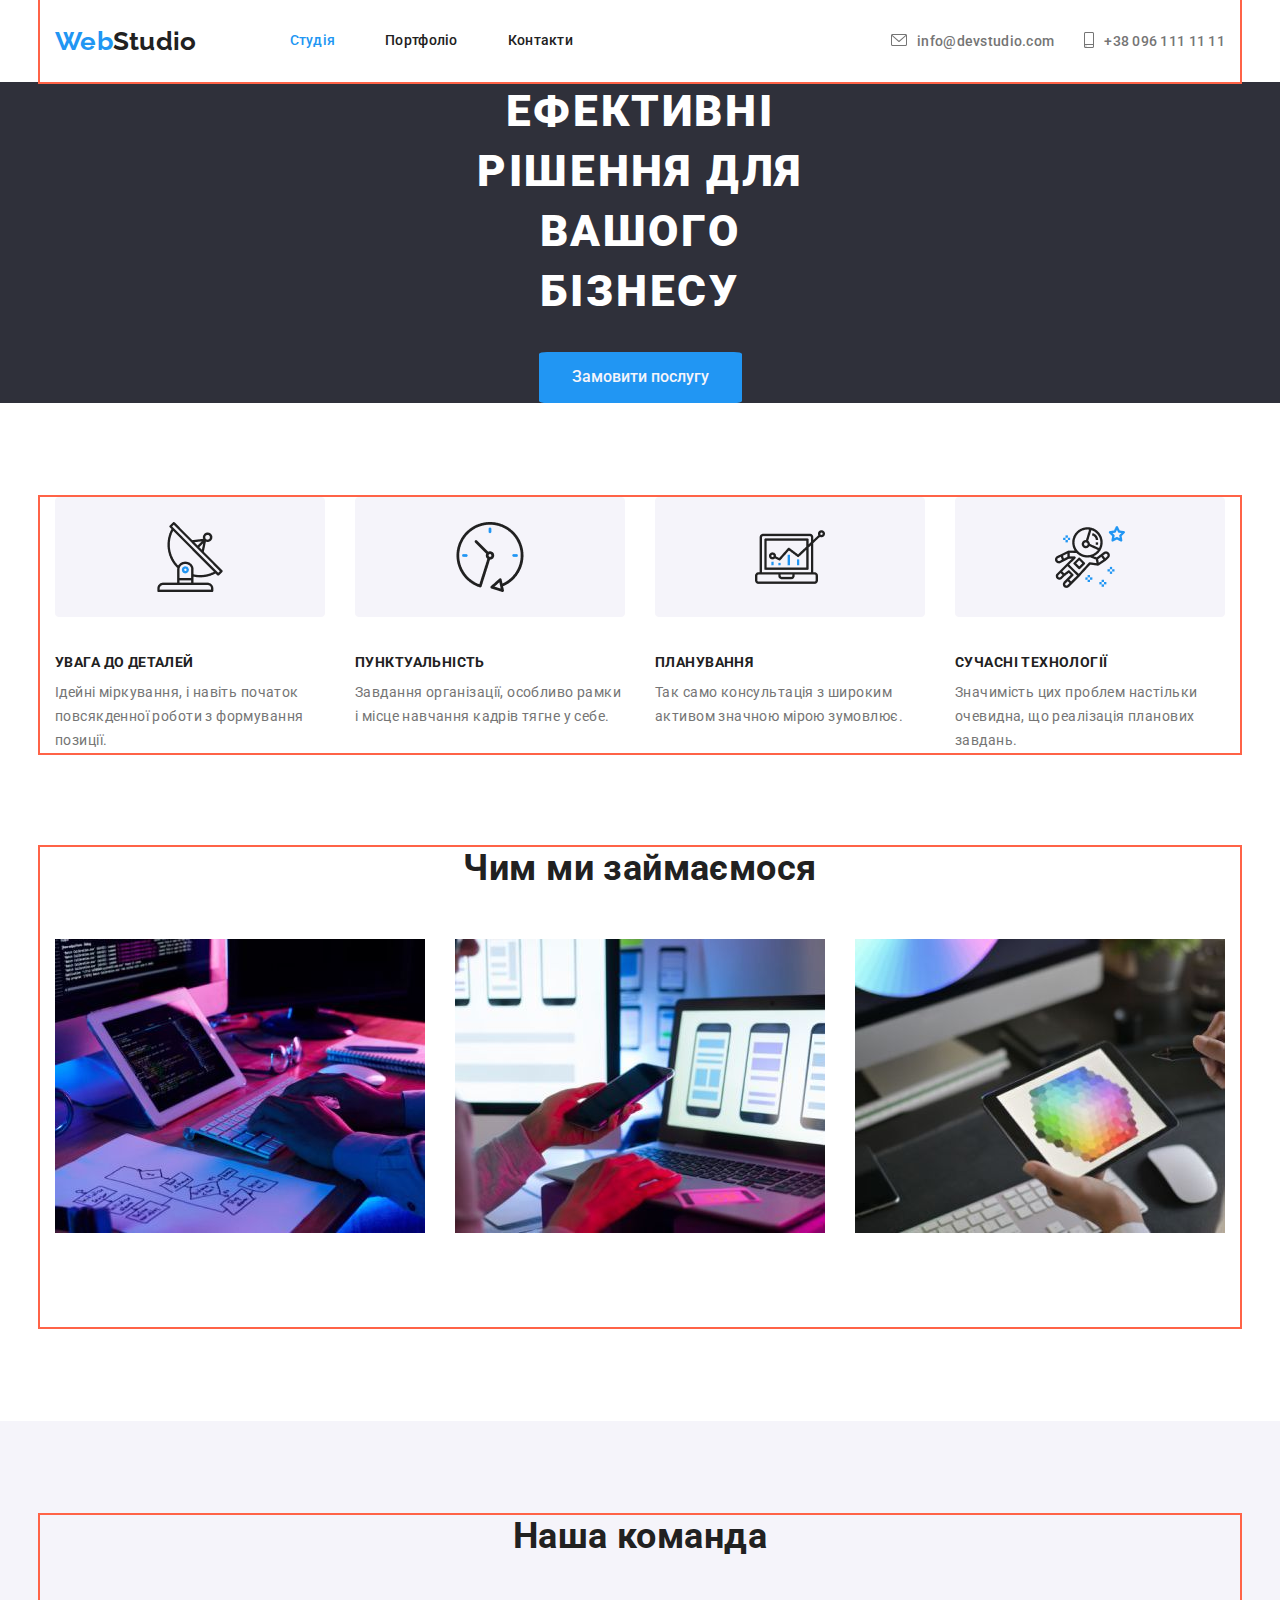
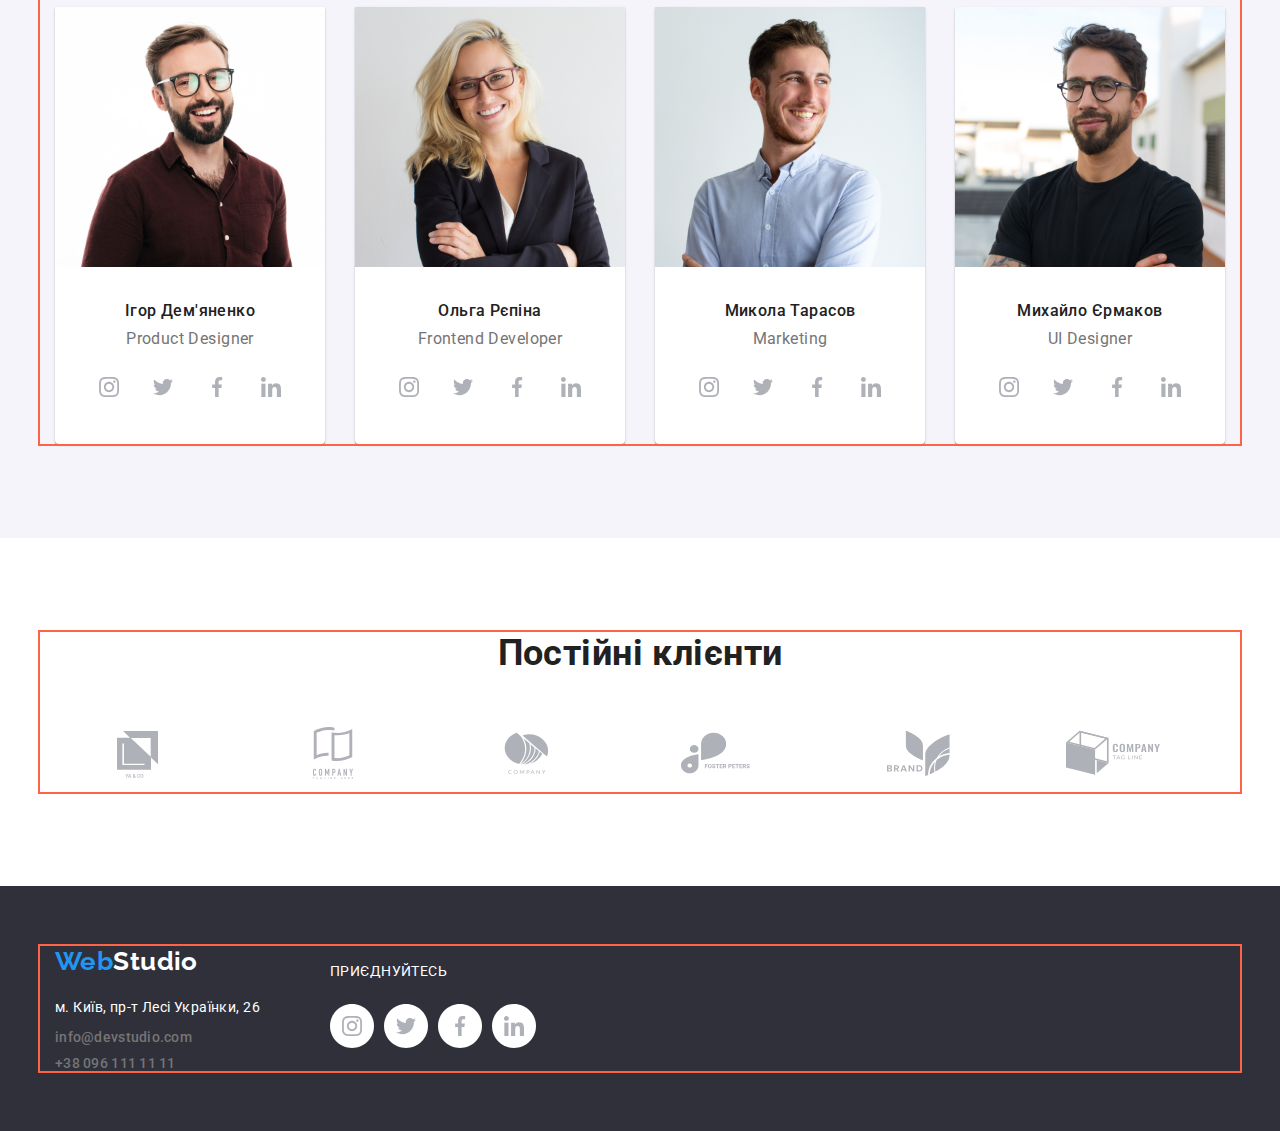
<file: index.html>
<!DOCTYPE html>
<html lang="uk">
<head>
    <meta charset="UTF-8">
    <meta name="viewport" content="width=device-width, initial-scale=1, shrink-to-fit=no">
    <title>Web development studio - WebStudio</title>
    <meta name="description" content="Professional Web development in Kiev from Web Studio - your trustet partners in world of web.">
    <link rel="preconnect" href="https://fonts.googleapis.com">
    <link rel="preconnect" href="https://fonts.gstatic.com" crossorigin>
    <link href="https://fonts.googleapis.com/css2?family=Raleway:ital,wght@0,100..900;1,100..900&family=Roboto:ital,wght@0,100;0,300;0,400;0,500;0,700;0,900;1,100;1,300;1,400;1,500;1,700;1,900&display=swap"
        rel="stylesheet"> 
    <link rel="stylesheet" href="https://cdnjs.cloudflare.com/ajax/libs/modern-normalize/2.0.0/modern-normalize.min.css">      
    <link rel="stylesheet" href="./css/main.css">
</head>
<body>   
    <!--Шапка сайта-->
    <header>
    <div class="container nav-menu">
        <nav>           
            <section class="site-nav">
                <h2 class="visually-hidden">Navigation menu</h2>                                       
                    <a href="./index.html">
                    <p class="logo"><span class="logo-main-color">Web</span>Studio</p>
                    </a>
                <ul class="site-nav">
                    <li class="item"><a class="link current" href="./studio.html">Студія</a></li>
                    <li class="item"><a class="link" href="./portfolio.html">Портфоліо</a></li>
                    <li class="item"><a class="link" href="">Контакти</a></li>
                </ul>
               
            </section>
        </nav>
        <!-- <div class="container"> -->
        <!-- <ul class="contact">
            <li class="item"><a class="link" href="mailto:info@devstudio.com">info@devstudio.com</a></li>
            <li class="item"><a class="link" href="tel:+380961111111">+38 096 111 11 11</a></li>
        </ul>     -->
        <ul class="contact">
            <li><ul class="contact mail">
                <li class="item"><img src="./images/mail.svg" alt=""></li>
                <li class="item"><a class="link" href="mailto:info@devstudio.com">info@devstudio.com</a></li>
            </ul></li>
            <li><ul class="contact phone">
                <li class="item"><img src="./images/smartphone.svg" alt=""></li>
                <li class="item"><a class="link" href="tel:+380961111111">+38 096 111 11 11</a></li>
            </ul></li>
         </ul> 
         </div>
    </div>
    </header>
 <main>
    <!--Блок HERO-->
    
    <section class="hero">
        <h1 class="hero-title">Ефективні рішення для вашого бізнесу</h1>
        <button class="button-main-color" type="button">Замовити послугу</button>
    </section>
    <!--Преимущества-->
    <section class="features section">
        <div class="container">
        <h2 class="visually-hidden">Переваги роботи з нами</h2>
        <ul class="features-list">
            <li class="item">
                <img src="./images/uvaga.png" alt="" width="270">
                <h3>Увага до деталей</h3>
                <p>Ідейні міркування, і навіть початок повсякденної роботи з формування позиції.</p>
            </li>
            <li class="item">
                <img src="./images/clock.png" alt="" width="270">
                <h3>Пунктуальність</h3>
                <p>Завдання організації, особливо рамки і місце навчання кадрів тягне у себе.</p>
            </li>
            <li class="item">
                <img src="./images/plan.png" alt="" width="270">
                <h3>Планування</h3>
                <p>Так само консультація з широким активом значною мірою зумовлює.</p>
            </li>
            <li class="item">
                <img src="./images/cosmos.png" alt=""  width="270">
                <h3>Сучасні технології</h3>
                <p>Значимість цих проблем настільки очевидна, що реалізація планових завдань.</p>
            </li>
        </ul>
        </div>
    </section>
    <!--Чем занимаемся-->
    <section class="galery">
        <div class="container">
        <h2 class="section-title">Чим ми займаємося</h2>
        <ul class="galery list">
            <li class="item"><a href="./index.html">
                <img src="./images/web-development-for-desctop.jpg" alt="Процес розробки програми для десктопа" width="370"></a>
            </li>
            <li class="item"><a href="./index.html">
                <img src="./images/web-development-for-iphone.jpg" alt="Мобільний телефон з WEB розробкою" width="370"></a>
            </li>
            <li class="item"><a href="./index.html">
                <img src="./images/web-development-for-tablet.jpg" alt="Планшет з WEB розробкою" width="370"></a>
            </li>
        </ul>
        </div>
    </section>
    <!--Наша команда-->
    <section class="team section">
        <div class="container">
        <h2 class="section-title">Наша команда</h2>
        <ul class="team-list">
            <li class="item">
                <div class="box">
                <a href="./index.html">
                <img src="./images/igor-demjanenko.jpg" alt="Розробник Ігор Дем'яненко" width="270"></a>
                <div class="team-about"> 
                <h3 class="team-name">Ігор Дем'яненко</h3>
                 <p class="text" lang="en">Product Designer</p>
                 <ul class="team-icon">
                    <li class="item"><img class="icon" src="./images/instagram.svg" alt=""></li>
                    <li class="item"><img class="icon" src="./images/twitter.svg" alt=""></li>
                    <li class="item"><img class="icon" src="./images/facebook.svg" alt=""></li>
                    <li class="item"><img class="icon" src="./images/linkedin.svg" alt=""></li>
                 </ul>
                </div>
                </div>
            </li>
            <li class="item">
                <div class="box">
                <a href="./index.html">
                <img src="./images/olga-repina.jpg" alt="Фронтенд pозробник Ольга Рєпіна" width="270"></a>
                <div class="team-about">
                <h3 class="team-name">Ольга Рєпіна</h3>
                 <p lang="en">Frontend Developer</p>
                <ul class="team-icon">
                    <li class="item"><img class="icon" src="./images/instagram.svg" alt=""></li>
                    <li class="item"><img class="icon" src="./images/twitter.svg" alt=""></li>
                    <li class="item"><img class="icon" src="./images/facebook.svg" alt=""></li>
                    <li class="item"><img class="icon" src="./images/linkedin.svg" alt=""></li>
                </ul>
                </div>
                </div>
            </li>
            <li class="item">
                <div class="box">
                <a href="./index.html">
                <img src="./images/mikola-tarasov.jpg" alt="Маркетолог Микола Тарасов" width="270"></a>
                <div class="team-about">
                <h3 class="team-name">Микола Тарасов</h3>
                 <p lang="en">Marketing</p>
                <ul class="team-icon">
                    <li class="item"><img class="icon" src="./images/instagram.svg" alt=""></li>
                    <li class="item"><img class="icon" src="./images/twitter.svg" alt=""></li>
                    <li class="item"><img class="icon" src="./images/facebook.svg" alt=""></li>
                    <li class="item"><img class="icon" src="./images/linkedin.svg" alt=""></li>
                </ul>
                </div>
                </div>
            </li>
            <li class="item">
                <div class="box">
                <a href="./index.html">
                <img src="./images/mikhajlo-ermakov.jpg" alt="UI розробник Михайло Єрмаков" width="270"></a>
                <div class="team-about">
                <h3 class="team-name">Михайло Єрмаков</h3>
                 <p lang="en">UI Designer</p>
                <ul class="team-icon">
                    <li class="item"><img class="icon" src="./images/instagram.svg" alt=""></li>
                    <li class="item"><img class="icon" src="./images/twitter.svg" alt=""></li>
                    <li class="item"><img class="icon" src="./images/facebook.svg" alt=""></li>
                    <li class="item"><img class="icon" src="./images/linkedin.svg" alt=""></li>
                </ul>
                </div>
                </div>
            </li>
        </ul>
        </div>
    </section>

    <!-- Клієнти -->
    <section class="section">
        <div class="container">
        <h2 class="section-title">Постійні клієнти</h2>
        <ul class="client-icon">
            <li class="item"><img class="icon" src="./images/logo.svg" alt=""></li>
            <li class="item"><img class="icon" src="./images/logo-one.svg" alt=""></li>
            <li class="item"><img class="icon" src="./images/logo-two.svg" alt=""></li>
            <li class="item"><img class="icon" src="./images/logo-three.svg" alt=""></li>
            <li class="item"><img class="icon" src="./images/logo-four.svg" alt=""></li>
            <li class="item"><img class="icon" src="./images/logo-five.svg" alt=""></li>
        </ul>
        </div>
    </section>
 </main>
    <!--Футер-->
    <footer>
        <section class="footer">
            <div class="container">
            <div class="item">
                   <h2 class="visually-hidden">Футер</h2>
                    <a href="./index.html">
                      <p class="logo"><span class="logo-main-color">Web</span>Studio</p>
                    </a>
                   <address class="address">
                       <span class="strong">м. Київ, пр-т Лесі Українки, 26 </span><br>
                       <ul>
                           <li class="contact"><a class="link" href="mailto:info@devstudio.com">info@devstudio.com</a></li>
                           <li class="contact"><a class="link" href="tel:+380961111111">+38 096 111 11 11</a></li>
                       </ul>
                   </address>
            </div>
            <div class="item">
                   <span class="strong">ПРИЄДНУЙТЕСЬ</span><br>
                   <ul class="footer-icon">
                   <li class="item"><img class="icon" src="./images/instagram.svg" alt=""></li>
                   <li class="item"><img class="icon" src="./images/twitter.svg" alt=""></li>
                   <li class="item"><img class="icon" src="./images/facebook.svg" alt=""></li>
                   <li class="item"><img class="icon" src="./images/linkedin.svg" alt=""></li>
                   </ul>
            </div>
            </div>
        </section>
     </footer>
</body>
</html>
</file>
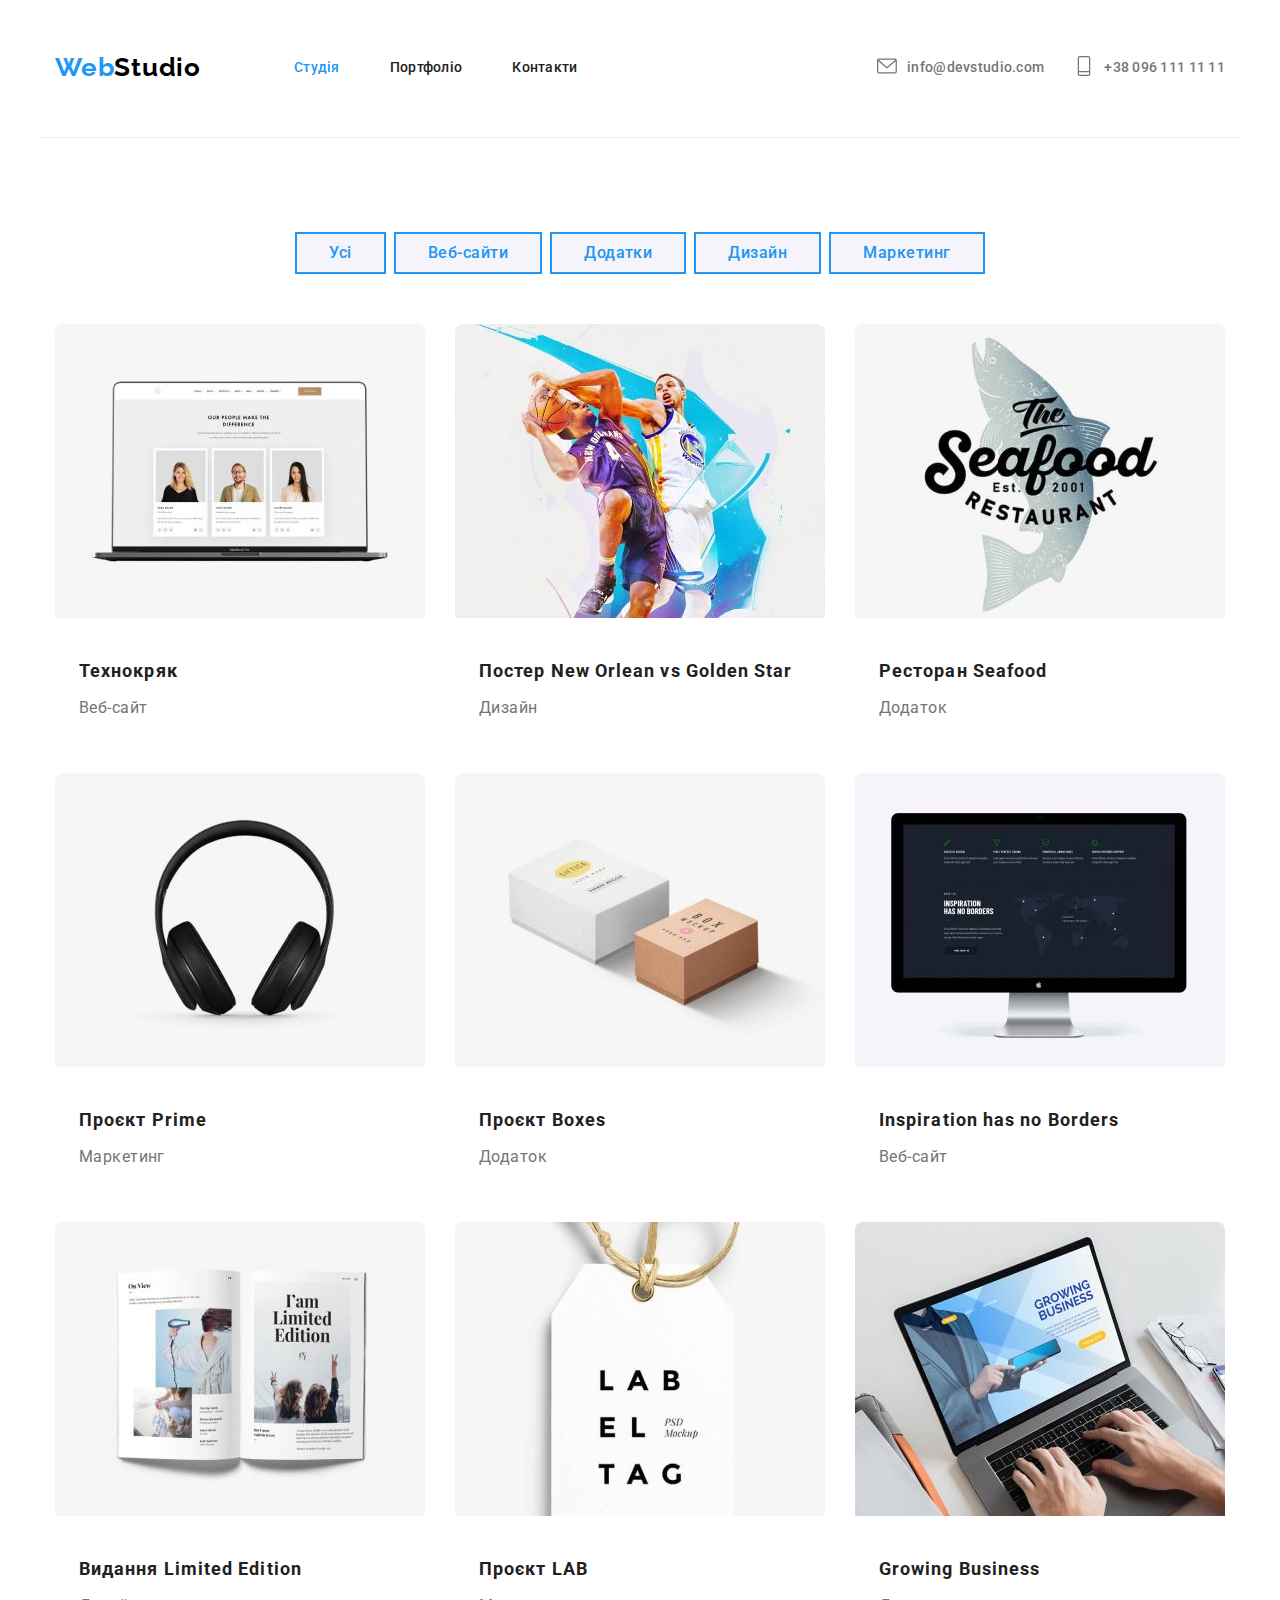
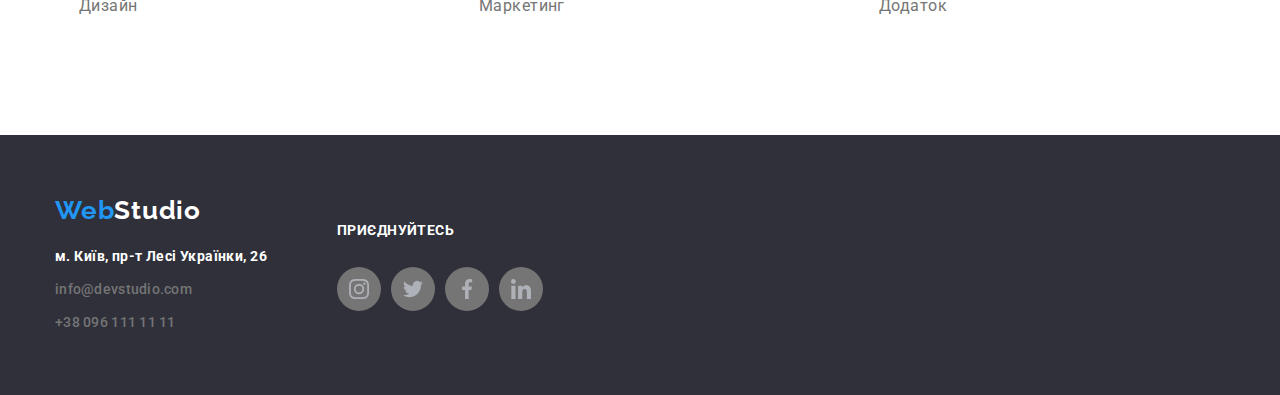
<file: portfolio.html>
<!DOCTYPE html>
<html lang="uk">

<head>
    <meta charset="UTF-8">
    <meta name="viewport" content="width=device-width, initial-scale=1, shrink-to-fit=no">
    <title>Portfolio - Web Studio</title>
    <meta name="description" content="List of Web Studio portfolio progects">
    <link href="https://fonts.googleapis.com/css2?family=Raleway:ital,wght@0,100..900;1,100..900&family=Roboto:ital,wght@0,100;0,300;0,400;0,500;0,700;0,900;1,100;1,300;1,400;1,500;1,700;1,900&display=swap"
        rel="stylesheet">
    <link rel="stylesheet" href="https://cdnjs.cloudflare.com/ajax/libs/modern-normalize/2.0.0/modern-normalize.min.css">      
    <link rel="stylesheet" href="./css/mainstudio.css">
</head>

<body>
    <!--Шапка сайта-->
<header>
    <section>
        <div class="header container">
            <h2 class="visually-hidden">Головне меню</h2>
            <div class="menu">
                <nav class="nav-menu">
                    <a href="./index.html">
                        <p class="logo"><span class="mainlogo">Web</span>Studio</p>
                    </a>
                    <ul class="nav-menu">
                        <li class="item"><a class="link-current" href="./studio.html">Студія</a></li>
                        <li class="item"><a class="link" href="./portfolio.html">Портфоліо</a></li>
                        <li class="item"><a class="link" href="./studio.html">Контакти</a></li>
                    </ul>
                </nav>
                <div class="contact">
                    <ul class="ico-contact">
                        <li class="item"><a class="link" href="mailto:info@devstudio.com"><svg class="ico-style">
                                    <use href="./images/sprite.svg#icon-mail"></use>
                                </svg>info@devstudio.com</a></li>
                        <li class="item"><a class="link" href="tel:+380961111111"><svg class="ico-style">
                                    <use href="./images/sprite.svg#icon-smartphone"></use>
                                </svg>+38 096 111 11 11</a></li>
                    </ul>
                </div>
            </div>
        </div>
    </section>
</header>
    <main>
        <section class="section">
            <div class="container">
                  <h1 class="visually-hidden">Our Portfolio</h1>
                <ul class="tags">
                     <li class="item"><button class="button-filter" type="button">Усі</button></li>
                     <li class="item"><button class="button-filter" type="button">Веб-сайти</button></li>
                     <li class="item"><button class="button-filter" type="button">Додатки</button></li>
                     <li class="item"><button class="button-filter" type="button">Дизайн</button></li>
                     <li class="item"><button class="button-filter" type="button">Маркетинг</button></li>
                 </ul>
             <ul class="card">
                 <li class="item"> 
                    <div class="box"><a>
                    <img src="./images/technocrack.jpg" alt="Макет вебсайта" width="370" height="294">
                        <div class="card-about">
                        <h2 class="card-title">Технокряк</h2>
                        <p>Веб-сайт</p></div>
                        
                         <!-- <p>Lorem ipsum dolor sit amet consectetur, adipisicing elit. Delectus modi deleniti aliquid sequi unde odio hic perspiciatis voluptatem at dolore eos quos, odit quo neque suscipit porro officia, minima amet.</p> -->
                    </a></div></li>
                <li class="item">
                    <div class="box"><a>
                     <img src="./images/poster.jpg" alt="Дизайн постера" width="370" height="294">
                        <div class="card-about">
                        <h2 class="card-title">Постер New Orlean vs Golden Star</h2>
                        <p>Дизайн</p></div>
                        <!-- <p>Lorem ipsum dolor sit amet consectetur, adipisicing elit. Delectus modi deleniti aliquid sequi unde odio hic
                                                perspiciatis voluptatem at dolore eos quos, odit quo neque suscipit porro officia, minima amet.</p> -->
                    </a></div></li>
                <li class="item">
                    <div class="box"><a>
                        <img src="./images/restaurant-seafood-logo.jpg" alt="web додаток для ресторану" width="370" height="294">
                        <div class="card-about">
                        <h2 class="card-title">Ресторан Seafood</h2>
                        <p>Додаток</p></div>
                        <!-- <p>Lorem ipsum dolor sit amet consectetur adipisicing elit. Rerum ullam et dolorum magni saepe laudantium expedita illum, quod vitae nemo? Beatae pariatur repellendus iste ipsam culpa inventore, repellat quibusdam autem.</p> -->
                    </a></div>
                 </li>
                <li class="item">
                        <div class="box"><a>
                        <img src="./images/project-prime.jpg" alt="Навушники Prime" width="370" height="294">
                        <div class="card-about">
                        <h2 class="card-title">Проєкт Prime</h2>
                        <p>Маркетинг</p></div>
                        <!-- <p>Lorem ipsum dolor sit amet consectetur adipisicing elit. Quisquam aliquam earum enim sint sunt eius, quidem sed et! Ullam, id? Illo deleniti voluptatum cupiditate iste maxime dolorem veniam, earum ratione.</p> -->
                    </a></div>
                </li>
                <li class="item">
                    <div class="box"><a>
                        <img src="./images/boxes.jpg" alt="Дві коробки з написами" width="370" height="294">
                        <div class="card-about">
                        <h2 class="card-title">Проєкт Boxes</h2>
                        <p>Додаток</p></div>
                        <!-- <p>Lorem ipsum dolor sit amet consectetur adipisicing elit. Quisquam aliquam earum enim sint sunt eius, quidem
                            sed et! Ullam, id? Illo deleniti voluptatum cupiditate iste maxime dolorem veniam, earum ratione.</p> -->
                    </a></div>
                </li>
                <li class="item">
                    <div class="box"><a>
                        <img src="./images/inspirations.jpg" alt="Макет сайту Inspirations has no Borders" width="370" height="294">
                        <div class="card-about">
                        <h2 class="card-title">Inspiration has no Borders</h2>
                        <p>Веб-сайт</p></div>
                        <!-- <p>Lorem ipsum dolor sit amet consectetur adipisicing elit. Quisquam aliquam earum enim sint sunt eius, quidem
                           sed et! Ullam, id? Illo deleniti voluptatum cupiditate iste maxime dolorem veniam, earum ratione.</p> -->
                    </a></div>
                </li>
                <li class="item">
                     <div class="box"><a>
                        <img src="./images/book-limited-edition.jpg" alt="Відкрита книга" width="370" height="294">
                        <div class="card-about">
                        <h2 class="card-title">Видання Limited Edition</h2>
                        <p>Дизайн</p></div>
                        <!-- <p>Lorem ipsum dolor sit amet consectetur adipisicing elit. Quisquam aliquam earum enim sint sunt eius, quidem
                            sed et! Ullam, id? Illo deleniti voluptatum cupiditate iste maxime dolorem veniam, earum ratione.</p> -->
                    </a></div>
                </li>
                <li class="item">
                    <div class="box"><a>
                        <img src="./images/project-lab.jpg" alt="Логотип компанії LAB EL TAG" width="370" height="294">
                        <div class="card-about">
                        <h2 class="card-title">Проєкт LAB</h2>
                        <p>Маркетинг</p></div>
                        <!-- <p>Lorem ipsum dolor sit amet consectetur adipisicing elit. Quisquam aliquam earum enim sint sunt eius, quidem
                            sed et! Ullam, id? Illo deleniti voluptatum cupiditate iste maxime dolorem veniam, earum ratione.</p> -->
                     </a></div>
                </li>
                <li class="item">
                    <div class="box"><a>
                         <img src="./images/growing-business.jpg" alt="Відкритий ноутбук з додатком Growing Business на екрані" width="370" height="294">
                         <div class="card-about">
                         <h2 class="card-title">Growing Business</h2>
                          <p>Додаток</p></div>
                          <!-- <p>Lorem ipsum dolor sit amet consectetur adipisicing elit. Quisquam aliquam earum enim sint sunt eius, quidem
                            sed et! Ullam, id? Illo deleniti voluptatum cupiditate iste maxime dolorem veniam, earum ratione.</p> -->
                    </a></div>
                </li>
            </ul>
            </div>
        </section>
    </main>
    <!--Футер-->
<footer class="footer">
    <div class="container">
        <div class="item">
            <h2 class="visually-hidden">Футер</h2>
            <a href="./index.html">
                <p class="logo"><span class="mainlogo">Web</span>Studio</p>
            </a>
            <address class="address">
                <span class="strong">м. Київ, пр-т Лесі Українки, 26 </span><br>
                <ul>
                    <li class="contact"><a class="link" href="mailto:info@devstudio.com">info@devstudio.com</a></li>
                    <li class="contact"><a class="link" href="tel:+380961111111">+38 096 111 11 11</a></li>
                </ul>
            </address>
        </div>
        <div class="item">
            <p class="strong">ПРИЄДНУЙТЕСЬ</p><br>
            <ul class="fico">
                <li><a class="item ico-link" href="">
                        <svg class="ico-active" width="20px" height="20px">
                            <use href="./images/sprite.svg#icon-instagram">
                            </use>
                        </svg></a>
                </li>
                <li><a class="item ico-link" href="">
                        <svg class="ico-active" width="20px" height="20px">
                            <use href="./images/sprite.svg#icon-twitter">
                            </use>
                        </svg></a>
                </li>
                <li><a class="item ico-link" href=" ">
                        <svg class="ico-active" width="20px" height="20px">
                            <use href="./images/sprite.svg#icon-facebook">
                            </use>
                        </svg></a>
                </li>
                <li><a class="item ico-link" href="">
                        <svg class="ico-active" width="20px" height="20px">
                            <use href="./images/sprite.svg#icon-linkedin">
                            </use>
                        </svg></a>
                </li>
            </ul>
        </div>
    </div>
</footer>
</body>
    
</html>
</file>
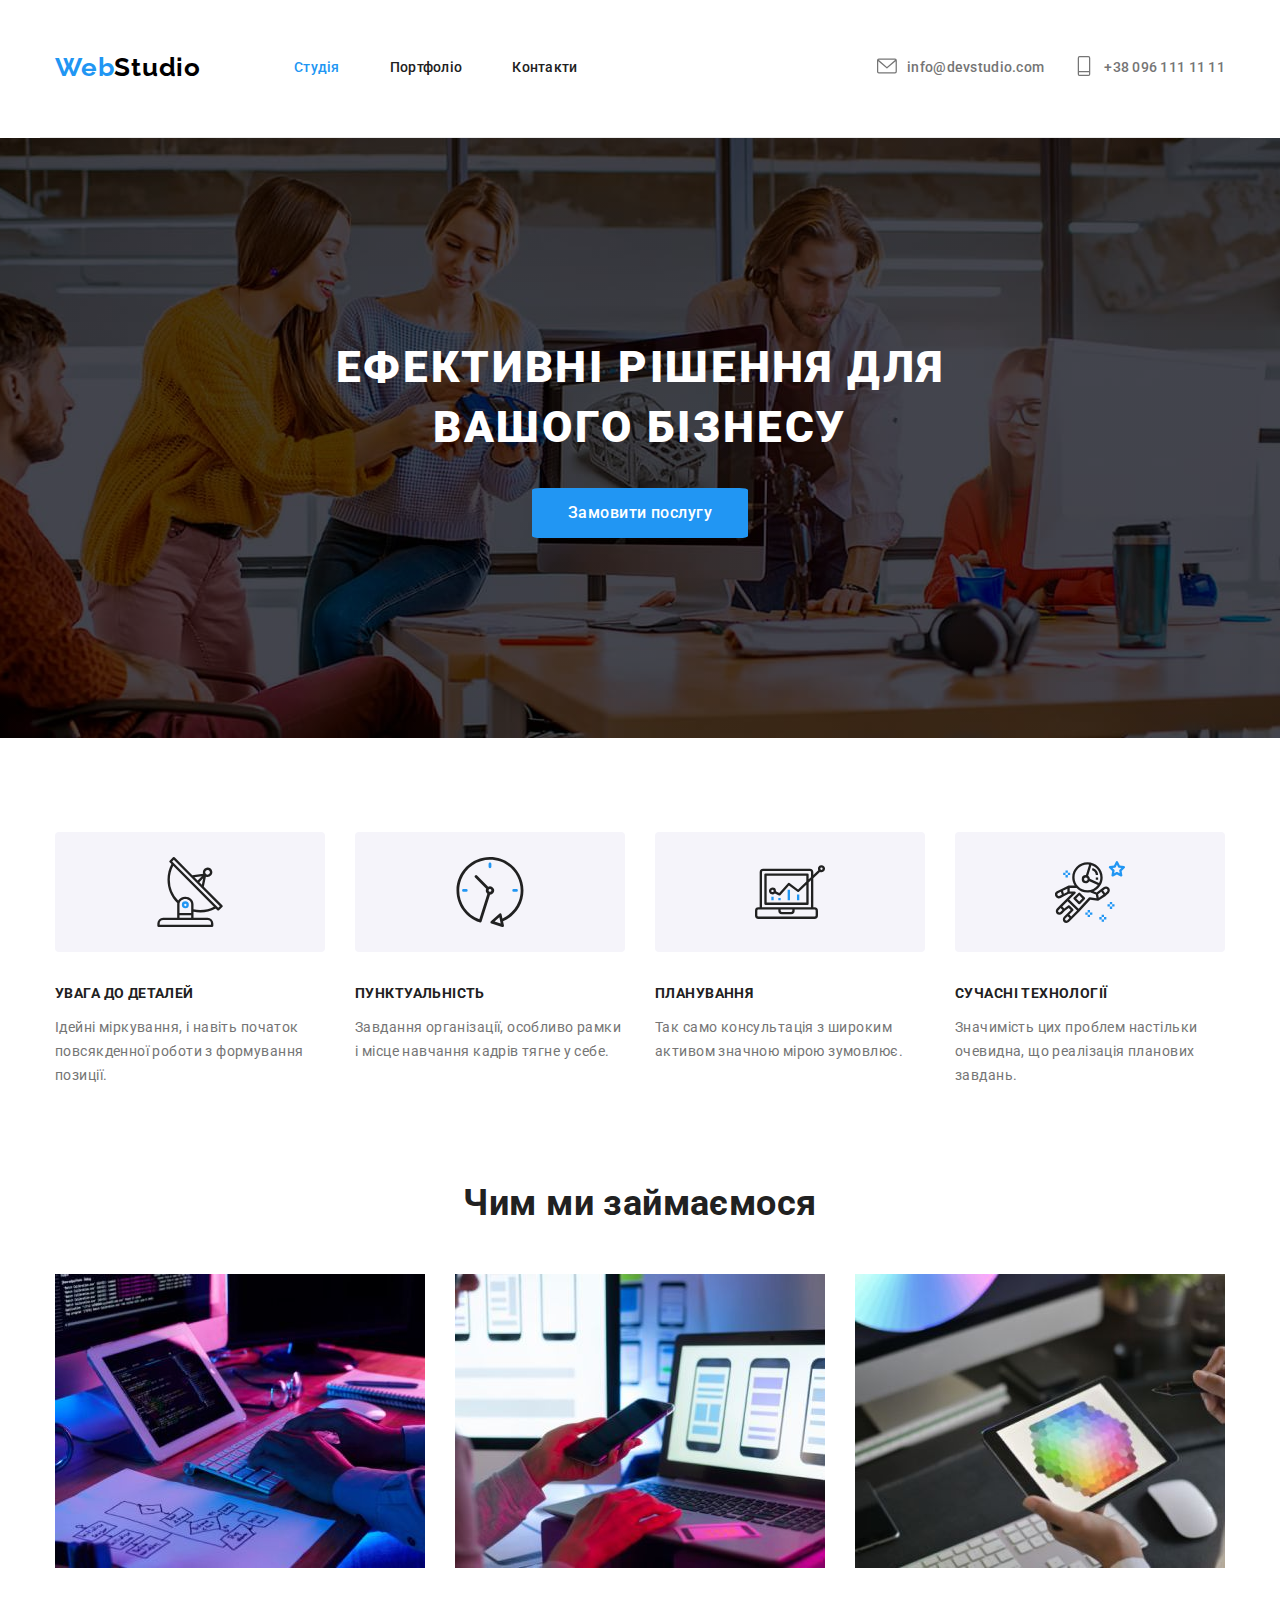
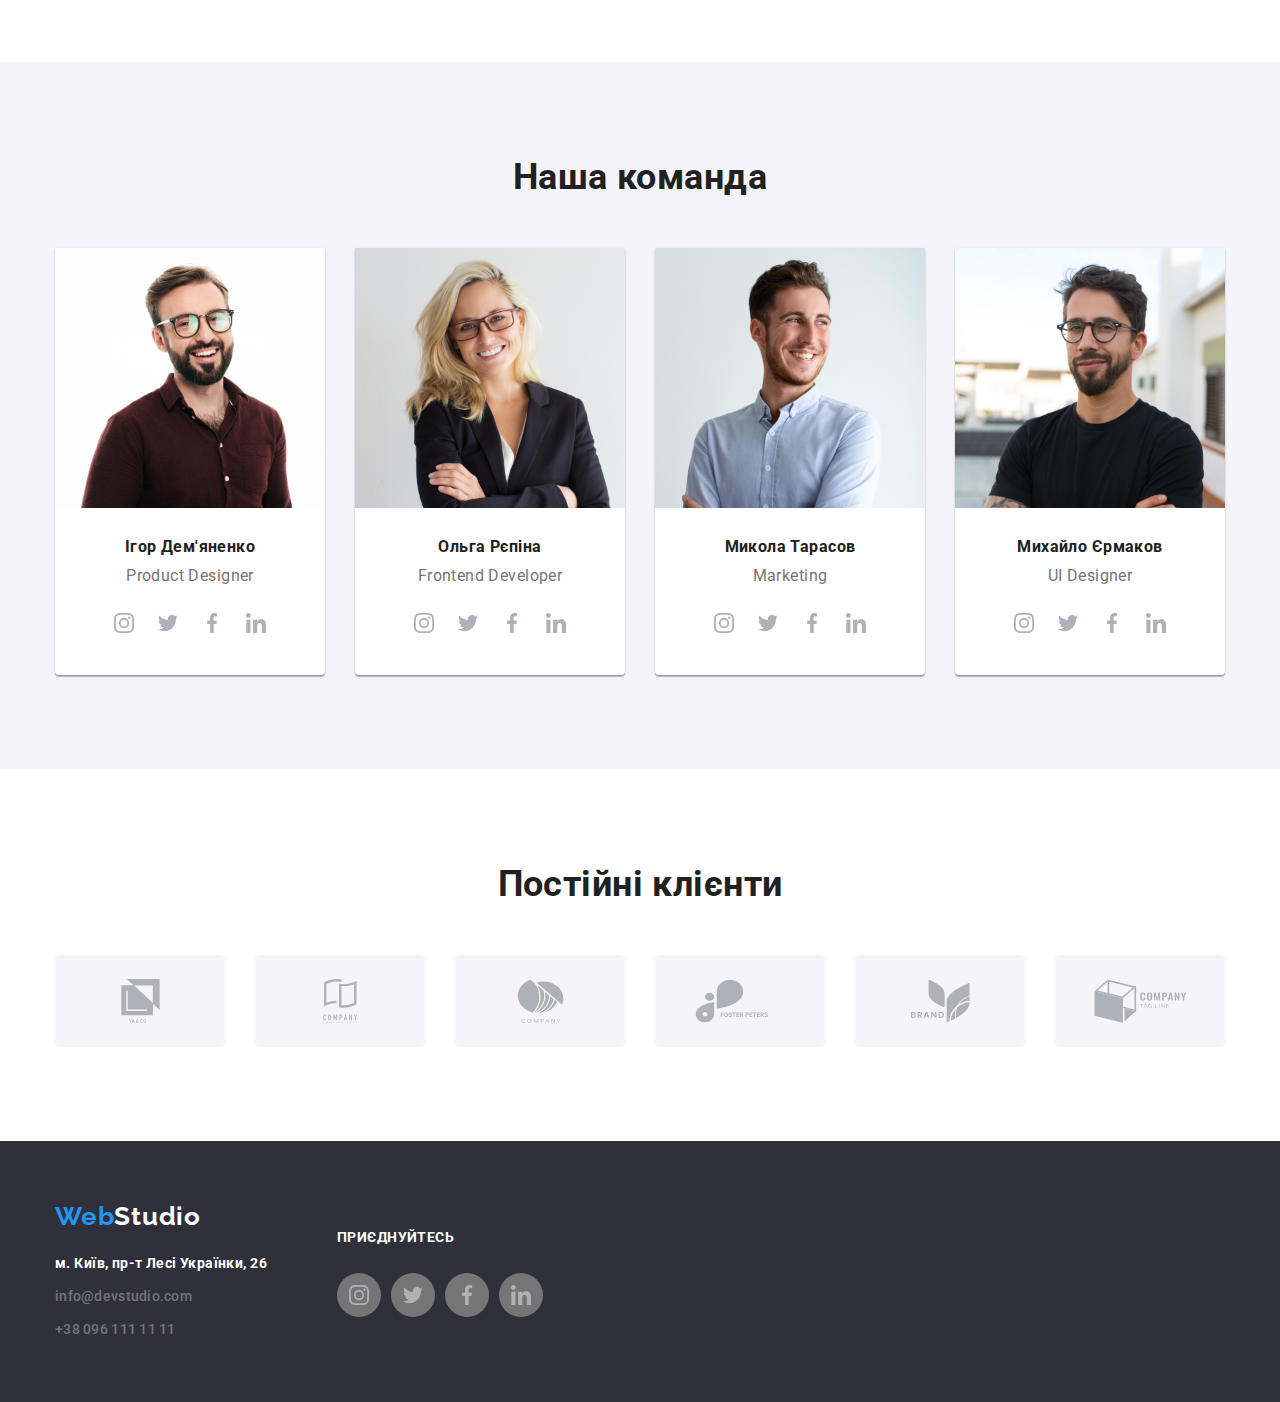
<file: studio.html>
<!DOCTYPE html>
<html lang="uk">
<head>
    <meta charset="UTF-8">
    <meta name="viewport" content="width=device-width, initial-scale=1, shrink-to-fit=no">
    <title>Web development studio - WebStudio</title>
    <meta name="description" content="Professional Web development in Kiev from Web Studio - your trustet partners in world of web.">
    <link rel="preconnect" href="https://fonts.googleapis.com">
    <link rel="preconnect" href="https://fonts.gstatic.com" crossorigin>
    <link href="https://fonts.googleapis.com/css2?family=Raleway:ital,wght@0,100..900;1,100..900&family=Roboto:ital,wght@0,100;0,300;0,400;0,500;0,700;0,900;1,100;1,300;1,400;1,500;1,700;1,900&display=swap"
        rel="stylesheet"> 
    <link rel="stylesheet" href="https://cdnjs.cloudflare.com/ajax/libs/modern-normalize/2.0.0/modern-normalize.min.css">      
    <link rel="stylesheet" href="./css/mainstudio.css">
</head>
<body> 
    <!-- header -->
    <header>
        <section>
        <div class="header container">
            <h2 class="visually-hidden">Головне меню</h2>
            <div class="menu">
            <nav class="nav-menu">
                <a href="./index.html">
                    <p class="logo"><span class="mainlogo">Web</span>Studio</p>
                </a>
                <ul class="nav-menu">
                    <li class="item"><a class="link-current" href="./studio.html">Студія</a></li>
                    <li class="item"><a class="link" href="./portfolio.html">Портфоліо</a></li>
                    <li class="item"><a class="link" href="./studio.html">Контакти</a></li>
                </ul>
            </nav>
                <div class="contact">                    
                   <ul class="ico-contact">                            
                        <li class="item"><a class="link" href="mailto:info@devstudio.com"><svg class="ico-style">
                            <use href="./images/sprite.svg#icon-mail"></use>
                        </svg>info@devstudio.com</a></li>
                        <li class="item"><a class="link" href="tel:+380961111111"><svg class="ico-style">
                            <use href="./images/sprite.svg#icon-smartphone"></use>
                        </svg>+38 096 111 11 11</a></li>
                   </ul>                   
                </div>
            </div>
        </div>     
        </section>
    </header>
    <main>
        <!-- HERO -->
        <section class="hero">
            <h1>Ефективні рішення для <br> вашого бізнесу</h1>
            <button class="button">Замовити послугу</button>
        </section>
        <!-- Testimonials -->
        <section class="section">
        <div class="container">
                <h2 class="visually-hidden">Наші переваги</h2>
         <ul class="list">
               <li class="item">
                <div class="ico-list">
                <svg class="test">
                   <use href="./images/sprite.svg#icon-antenna"></use>                
                </svg></div>
                <h3>Увага до деталей</h3>
                <p>Ідейні міркування, і навіть початок повсякденної роботи з формування позиції.</p>
               </li>
            <li class="item">
                <div class="ico-list">
                    <svg class="test">
                        <use href="./images/sprite.svg#icon-clock"></use>
                    </svg>
                </div>
                <h3>Пунктуальність</h3>
                <p>Завдання організації, особливо рамки і місце навчання кадрів тягне у себе.</p>
            </li>
            <li class="item">
                <div class="ico-list">
                    <svg class="test">
                        <use href="./images/sprite.svg#icon-diagram"></use>
                    </svg>
                </div>
                <h3>Планування</h3>
                <p>Так само консультація з широким активом значною мірою зумовлює.</p>
            </li>
            <li class="item">
                <div class="ico-list">
                    <svg class="test">
                        <use href="./images/sprite.svg#icon-astronaut"></use>
                    </svg>
                </div>
                <h3>Сучасні технології</h3>
                <p>Значимість цих проблем настільки очевидна, що реалізація планових завдань.</p>
            </li>
        </ul>
        </div>
        </section>
        <section class="section galery">
            <div class="container"> 
            <h2 class="section-title">Чим ми займаємося</h2>
            <ul class="galery-list">
                <li class="item">
                        <img src="./images/web-development-for-desctop.jpg" alt="Процес розробки програми для десктопа" width="370">
                </li>
                <li class="item">
                        <img src="./images/web-development-for-iphone.jpg" alt="Мобільний телефон з WEB розробкою" width="370">
                </li>
                <li class="item">
                        <img src="./images/web-development-for-tablet.jpg" alt="Планшет з WEB розробкою" width="370">
                </li>                           
            </ul>
            </div>
        </section>
        <!-- team -->
        <section class="section-style">
            <div class="container">
                <h2 class="section-title">Наша команда</h2>
                <ul class="team">
                <li class="item team-card">
                    <img src="./images/igor-demjanenko.jpg" alt="Розробник Ігор Дем'яненко" width="270">
                <div class="card-description">  
                    <h3>Ігор Дем'яненко</h3>
                   <p lang="en">Product Designer</p>
            <ul class="ico">
                <li><a class="item ico-link" href="">
                        <svg class="ico-active" width="20px" height="20px">
                            <use href="./images/sprite.svg#icon-instagram">
                            </use>
                        </svg></a>
                </li>
                <li><a class="item ico-link" href="">
                        <svg class="ico-active" width="20px" height="20px">
                            <use href="./images/sprite.svg#icon-twitter">
                            </use>
                        </svg></a>
                </li>
                <li><a class="item ico-link" href="">
                        <svg class="ico-active" width="20px" height="20px">
                            <use href="./images/sprite.svg#icon-facebook">
                            </use>
                        </svg></a>
                </li>
                <li><a class="item ico-link" href="">
                        <svg class="ico-active" width="20px" height="20px">
                            <use href="./images/sprite.svg#icon-linkedin">
                            </use>
                        </svg></a>
                </li>
            </ul>
                </div>
                </li>
                <li class="item team-card">
                    <img src="./images/olga-repina.jpg" alt="Фронтенд pозробник Ольга Рєпіна" width="270">
                <div class="card-description">
                    <h3>Ольга Рєпіна</h3>
                    <p lang="en">Frontend Developer</p>
                    <ul class="ico">
                        <li><a class="item ico-link" href="">
                                <svg class="ico-active" width="20px" height="20px">
                                    <use href="./images/sprite.svg#icon-instagram">
                                    </use>
                                </svg></a>
                        </li>
                        <li><a class="item ico-link" href="">
                                <svg class="ico-active" width="20px" height="20px">
                                    <use href="./images/sprite.svg#icon-twitter">
                                    </use>
                                </svg></a>
                        </li>
                        <li><a class="item ico-link" href="">
                                <svg class="ico-active" width="20px" height="20px">
                                    <use href="./images/sprite.svg#icon-facebook">
                                    </use>
                                </svg></a>
                        </li>
                        <li><a class="item ico-link" href="">
                                <svg class="ico-active" width="20px" height="20px">
                                    <use href="./images/sprite.svg#icon-linkedin">
                                    </use>
                                </svg></a>
                        </li>
                    </ul>
                </div>
                </li>
                <li class="item team-card">
                    <img src="./images/mikola-tarasov.jpg" alt="Маркетолог Микола Тарасов" width="270">
                <div class="card-description">
                    <h3>Микола Тарасов</h3>
                    <p lang="en">Marketing</p>
                    <ul class="ico">
                        <li><a class="item ico-link" href="">
                                <svg class="ico-active" width="20px" height="20px">
                                    <use href="./images/sprite.svg#icon-instagram">
                                    </use>
                                </svg></a>
                        </li>
                        <li><a class="item ico-link" href="">
                                <svg class="ico-active" width="20px" height="20px">
                                    <use href="./images/sprite.svg#icon-twitter">
                                    </use>
                                </svg></a>
                        </li>
                        <li><a class="item ico-link" href="">
                                <svg class="ico-active" width="20px" height="20px">
                                    <use href="./images/sprite.svg#icon-facebook">
                                    </use>
                                </svg></a>
                        </li>
                        <li><a class="item ico-link" href="">
                                <svg class="ico-active" width="20px" height="20px">
                                    <use href="./images/sprite.svg#icon-linkedin">
                                    </use>
                                </svg></a>
                        </li>
                    </ul>
                </div>
                </li>
                <li class="item team-card">
                   <img src="./images/mikhajlo-ermakov.jpg" alt="UI розробник Михайло Єрмаков" width="270">
                <div class="card-description">
                   <h3>Михайло Єрмаков</h3>
                   <p lang="en">UI Designer</p>
                <ul class="ico">
                    <li ><a class="item ico-link" href="">
                            <svg class="ico-active" width="20px" height="20px">
                                <use href="./images/sprite.svg#icon-instagram" >
                                </use>
                            </svg></a>
                    </li>
                    <li ><a class="item ico-link" href="">
                            <svg class="ico-active"  width="20px" height="20px">
                                <use href="./images/sprite.svg#icon-twitter">
                                </use>
                            </svg></a>
                    </li>
                    <li><a class="item ico-link" href="">
                            <svg class="ico-active"  width="20px" height="20px">
                                <use href="./images/sprite.svg#icon-facebook">
                                </use>
                            </svg></a>
                    </li>
                    <li><a class="item ico-link" href="">
                            <svg class="ico-active"  width="20px" height="20px">
                                <use href="./images/sprite.svg#icon-linkedin">
                                </use>
                            </svg></a>
                    </li>
                </ul>
                </div>
                </li>
                </ul>
            </div>
        </section>
        <section class="section">
            <div class="container">
                <h2 class="section-title">Постійні клієнти</h2>
                <ul class="client ico">
                        <li class="num"><a class="item ico-link" href="">
                                <svg class="ico-active" width="41px" height="46.7px">
                                    <use href="./images/sprite.svg#icon-company1">
                                    </use>
                                </svg></a>
                        </li>

                        <li class="num"><a class="item ico-link" href="">
                                <svg class="ico-active" width="41px" height="52px">
                                    <use href="./images/sprite.svg#icon-company2">
                                    </use>
                                </svg></a>
                        </li>
                        <li class="num"><a class="item ico-link" href="">
                                <svg class="ico-active" width="44px" height="42px">
                                    <use href="./images/sprite.svg#icon-company3">
                                    </use>
                                </svg></a>
                        </li>

                        <li class="num"><a class="item ico-link" href="">
                                <svg class="ico-active" width="80px" height="41px">
                                    <use href="./images/sprite.svg#icon-company4" >
                                    </use>
                                </svg></a>
                        </li>

                        <li class="num"><a class="item ico-link" href="">
                                <svg class="ico-active" width="63px" height="46.7px">
                                    <use href="./images/sprite.svg#icon-company5" >
                                    </use>
                                </svg></a>
                        </li>

                        <li class="num"><a class="item ico-link" href="">
                                <svg class="ico-active" width="93px" height="44px">
                                    <use href="./images/sprite.svg#icon-company6" >
                                    </use>
                                </svg></a>
                        </li>
                 </ul>
                
            </div>

        </section>
    </main>
    <footer class="footer">
        <div class="container">
            <div class="item">
                <h2 class="visually-hidden">Футер</h2>
                <a href="./index.html">
                    <p class="logo"><span class="mainlogo">Web</span>Studio</p>
                </a>
                <address class="address">
                    <span class="strong">м. Київ, пр-т Лесі Українки, 26 </span><br>
                    <ul>
                        <li class="contact"><a class="link" href="mailto:info@devstudio.com">info@devstudio.com</a></li>
                        <li class="contact"><a class="link" href="tel:+380961111111">+38 096 111 11 11</a></li>
                    </ul>
                </address>
            </div>
            <div class="item">
                <p class="strong">ПРИЄДНУЙТЕСЬ</p><br>
                <ul class="fico">
                    <li><a class="item ico-link" href="">
                            <svg class="ico-active" width="20px" height="20px">
                                <use href="./images/sprite.svg#icon-instagram">
                                </use>
                            </svg></a>
                    </li>
                    <li><a  class="item ico-link" href="">
                            <svg class="ico-active"  width="20px" height="20px">
                                <use href="./images/sprite.svg#icon-twitter">
                                </use>
                            </svg></a>
                    </li>
                    <li><a class="item ico-link" href=" ">
                            <svg class="ico-active" width="20px" height="20px">
                                <use href="./images/sprite.svg#icon-facebook">
                                </use>
                            </svg></a>
                    </li>
                    <li><a class="item ico-link" href="">
                            <svg class="ico-active" width="20px" height="20px">
                                <use href="./images/sprite.svg#icon-linkedin" >
                                </use>
                            </svg></a>
                    </li>
                </ul>
            </div>
        </div>
    </footer>
 
</body>   
</html>
</file>
<file: css/main.css>
html {
    box-sizing: border-box;
}

:root {
    --primary-text-color: #757575;
    --block-bg-dark-color: #2F303A;
    --title-text-color: #212121;
    --active-color: #2196F3;
    --nonactive-color: #F5F4FA;
    --top-bg-color: #FFFFFF;
  }

/* body */
body {
    color: var(--primary-text-color);
    background-color: #FFFFFF;

    font-family: roboto, monospace;
    font-size: 14px;
    font-weight: 400;
    line-height: 1.71;
    letter-spacing: 0.03em;
}

a {
    text-decoration: none;
    cursor: pointer;
}

ul {
    list-style: none;
    margin-top: 0;
    margin-bottom: 0;
    padding-left: 0;
}

.container {
    margin-left: auto;
    margin-right: auto;
    width: 1200px;
    padding-left: 15px;
    padding-right: 15px;
    outline: 2px solid tomato;
}

/* logo */
.logo {
     padding-right: 93px;
     padding-left: 0;
    
    color: var(--title-text-color);

    font-family: raleway, monospace;
    font-size: 26px;
    font-weight: 700;
    line-height: 1.17;
}

.logo-main-color {
    color: var(--active-color);
}

/* site nav */
.site-nav,
.contact {
    color: var(--title-text-color);
    font-size: 14px;
    font-weight: 500;
    line-height: 1.17;
    letter-spacing: 0.02em;
}

.contact:hover,
.contact:focus {
    color: var(--active-color);
}

.nav-menu, 
.site-nav,
.contact {
    display: flex;
}

.contact .item +.item {
    margin-left: 30px;
}

.contact .icon::before {
    display: block;
    width: 40px;
    overflow: 2px solid red;

}

/* nav-menu */
.nav-menu {
    align-items: center;
}

.site-nav .link {
    display: block;
    color: var(--title-text-color);
    padding-top: 32px;
    padding-bottom: 32px;
}

.site-nav .item + .item {
    margin-left: 50px;
   
}

.site-nav .link:hover,
.site-nav .link:focus {
    color: var(--active-color);
}

.site-nav .link.current {
    color: var(--active-color);
}

.contact .item + .item {
    margin-left: 30px;
}

.contact {
    margin-left: auto;
}  

.contact .link {
    display: block;
    padding-top: 32px;
    padding-bottom: 32px;

    color: var(--primary-text-color);
}

.contact .link:hover,
.contact .link:focus {
    color: var(--active-color);
}

.contact .mail {
    display: flex;
    align-items: center;
    margin-left: 0;
}

.contact .phone {
    display: flex;
    align-items: center;
    padding-left: 0;
    margin-left: 30px;
}

.contact .mail:hover
.contact .mail:focus {
    color: var(--primary-text-color);
}

.contact .mail .item +.item {
    margin-left: 10px;
}

.contact .phone .item + .item {
    margin-left: 10px;
}

/* hero button */
.button-non-color,
.button-main-color,
.button-filter {
    display: inline-block; 
    border: 1px solid transparent;
    border-radius: 4%;
    padding: 10px 32px;

    font-family: roboto, monospace;
    font-size: 16px;
    font-weight: 500; 
    cursor: pointer;
    text-align: center;
}

.button-non-color {
    color: var(--active-color);
    border-color: var(--active-color);
    background-color: var(--nonactive-color);
    line-height: 1.85;
}
.button-non-color:hover,
.button-non-color:focus {
    color: var(--nonactive-color);
    background-color: var(--active-color);
}

.button-main-color {
    color: var(--nonactive-color);
    background-color: var(--active-color);
    line-height: 1.8;
}

.button-main-color:hover,
.button-main-color:focus {
    border-color: var(--top-bg-color); 
}

/* button-filter for portfolio tags*/
.button-filter {
    display: inline-block;
    border: 1px solid transparent;
    border-radius: 4%;
    padding: 8px 22px;

    color: var(--active-color);
    border-color: var(--active-color);
    background-color: var(--nonactive-color);
    line-height: 1.63;
}

.button-filter:hover,
.button-filter:focus {
    color: var(--top-bg-color);
    background-color: var(--active-color);
    border-color: var(--block-bg-dark-color);
}

/* hero */
.hero {
    background-color: var(--block-bg-dark-color);
    color: var(--title-text-color); 
    text-transform: uppercase;
    text-align: center;
    /* padding-top: 200px;
    padding-bottom: 200px; */
}

.hero-title {
    color: var(--top-bg-color);
    letter-spacing: 0.06em;
    padding-left: 452px;    
    padding-right: 452px;
    margin-top: 0;
    margin-bottom: 30px;
}

/* section */

.section {
    padding-top: 94px;
    padding-bottom: 94px;

}

.section h1, 
h2, 
h3, 
h4, 
h5, 
h6{
  color: var(--title-text-color); 
}

.section-title {
    text-align: center;
}

h1 {
    font-size: 44px;
    font-weight: 900;
    line-height: 1.36;
}

h2 {
    font-size: 36px;
    line-height: 1.17;
    margin-top: 0;
    margin-bottom: 50px;
}

h3 {
    font-size: 14px;
    line-height: 1.17;
    margin-top: 30px;
    margin-bottom: 10px;   
}
/* galery */
.galery {
    font-size: 36px;
    line-height: 1.17;
    padding-top: 0;
    padding-bottom: 94px;
}

.galery .list {
    display: flex;
    flex-wrap: wrap;
    gap: 30px;
    padding-left: 0;
    padding-right: 0;
    margin-left: auto;
    margin-right: auto;
}

.galery .item {
    width: 370px;
}

.galery .list img {
    display: block;
    max-width: 100%;
} 

/* features */
.features-list {
    display: flex;
}

.features-list .item {
    margin-right: 30px;
}

.features-list .item:nth-child(4) {
    margin-right: 0;
}

.features-list h3
{
    text-transform: uppercase;
    }

.features-list p {
    margin-top: 0;
    margin-bottom: 0;
}

/* team */

.team {
    background-color: var(--nonactive-color);
}

.team-list {
    display: flex;

    line-height: 1.17;
    font-size: 16px;
    font-weight: 400;
    color: var(--primary-text-color);
}

.team-list .box {
    margin-left: 0;
    margin-right: 0;
    width: 270px;
    padding-left: 0;
    padding-right: 0;
    overflow: hidden;
    /* border: 2px solid black; */
    background-color: var(--top-bg-color);
    border-radius: 0 0 4px 4px;
    box-shadow: 0px 2px 1px 0px rgba(0, 0, 0, 0.2),
            0px 1px 1px 0px rgba(0, 0, 0, 0.14), 0px 1px 3px 0px rgba(0, 0, 0, 0.12);
       
}

.team-list .item {
    margin-right: 30px;
}

.team-list .item:nth-child(4) {
    margin-right: 0;
}

.team-name {
    color: var(--title-text-color);
    font-size: 16px;
    font-weight: 500;

    margin-top: 0;
    margin-bottom: 0;
}

.team-about {
    text-align: center;
    padding: 30px 32px;
}

.team-about p {
    margin-top: 10px;
    margin-bottom: 0;
}

.team-icon {
    display: flex;
    margin-top: 16px;
    justify-content: center;

}

.team-icon .item {
    margin-right: 10px;
    width: 44px;
}

/* clients */
.client-icon {
    display: flex;
}

.client-icon .item {
    margin-left: 30px;
    width: 170px;
}

.client-icon .item:nth-child(6) {
    margin-right: 0;
}

/* portfolio tags */

.tags {
    display: flex;
    justify-content: center;
    padding-bottom: 50px;
}

.tags .item + .item {
    margin-left: 8px;
}

/* portfolio cards */

.card {
    display: flex;
    flex-wrap: wrap;
    gap: 30px;
}


.card .box {
    margin-left: 0;
    margin-right: 0;
    width: 370px;
    overflow: hidden;
    padding-left: 0;
    padding-right: 0;
    border: 1px solid black;
    border-radius: 8px;
    
}

.card-about {
    padding: 20px 24px;
}
 .card-about p {
     margin-top: 0;
     margin-bottom: 0;
     font-size: 16px; 
     line-height: 1.88em;
 }

.card-title {
    font-size: 18px;
    line-height: 2.0;
    letter-spacing: 0.06em;
    margin-bottom: 4px;
}

/* footer */
.footer {
    background-color: var(--block-bg-dark-color);
    color: var(--top-bg-color);
    padding-top: 60px;
    padding-bottom: 60px;
}

.footer .container {
    display: flex;
    justify-content: left;
    align-items: center;
}

.footer-icon {
    display: flex;
    width: 44px;
    margin-top: 20px;
}

.footer-icon .item {
     margin-right: 10px;}

.footer-icon .item:last-child {
     margin-right: 0;}

.footer .logo {
    margin-top: 0;
    margin-bottom: 20px;

    color: #ffffff;
}

.footer .address {
    font-style: normal;
    margin-right: 70px;
  }

 .address a.link {
      padding-bottom: 0;
      padding-top: 9px;
  }

.footer .contact {
    display: block;
    
    color: var(--primary-text-color);
}

/* Hidden section heading */

.visually-hidden {
    position: absolute;
    width: 1px;
    height: 1px;
    margin: -1px;
    border: 0;
    padding: 0;

    white-space: nowrap;
    clip-path: inset(100%);
    /* clip: rect(0, 0, 0, 0);  */
    overflow: hidden;
    pointer-events: none;
}
</file>
<file: css/mainstudio.css>
html {
    box-sizing: border-box;
}

:root {
    --top-bg-color: #FFFFFF;
    --dark-bg-color: #2F303A;
    --non-active-color: #F5F4FA ;
    --active-color: #2196F3;
    --heading-color: #212121;
    --text-color: #757575;
    --icon-color: #AFB1B8;
}

body {
    font-family: roboto, monospace;
    font-size: 14px;
    font-weight: 400;
    line-height: 1.71;
    letter-spacing: 0.03em;
    color: var(--text-color);
}

.container {
    width: 1200px;
    padding-left: 15px;
    padding-right: 15px;
    margin-left: auto;
    margin-right: auto;
    /* outline: 2px solid tomato; */
} 

.header {
    padding-top: 24px;
    padding-bottom: 25px;
    border-bottom: 1px solid #ECECEC;
}

.section {
    padding-top: 94px;
    padding-bottom: 94px;
    margin-left: auto;
    margin-right: auto;
    background-color: var(--top-bg-color);
}

.logo {
    color: black;
    font-family: raleway, monospace;
    font-size: 26px;
    font-weight: 700;
    line-height: 1.17;
    letter-spacing: 0.03em;

    text-align: left;
    padding-top: 24px;
    padding-bottom: 25px;
    margin-top: 0;
    margin-bottom: 0;
    margin-right: 93px;
}

.mainlogo {
    color: var(--active-color);
}

a {
    text-decoration: none;
    cursor: pointer;
}

p {
    margin-top: 0;
    margin-bottom: 0;
}

ul {
    list-style: none;
    margin-top: 0;
    margin-bottom: 0;
    padding-left: 0;
}

img {
    display: block;
    max-width: 100%;
}
/* menu */
.menu {
    display: flex;
    align-items: center;
}

.nav-menu {
    display: flex;
    align-items: center;
    
}

.nav-menu .icon {
    height: 16px;
    width: 16px;
}

.nav-menu .item + .item {
    margin-left: 50px;
}

.nav-menu .link,
.nav-menu .link-current {
   padding-top: 32px;
   padding-bottom: 32px;
   color: var(--heading-color);

   font-weight: 500;
   letter-spacing: 0.02em;  
}

.nav-menu .link:hover,
.nav-menu .link:focus {
    color: var(--active-color);
}

.nav-menu .link-current,
.contact .link:hover {
    color: var(--active-color);
}

.nav-menu .item:focus {
    color: var(--active-color);
}

.contact {
    display: flex;
    margin-left: auto;
}

.contact .item + .item {
    margin-left: 30px;
}

.ico-contact {
    display: flex;
    align-items: center;
    color: var(--text-color);
}

.ico-contact:hover {
    color: var(--active-color);
}

.contact .item:hover {
    color: var(--active-color);
}

/* .contact .item::before {
    content: "";
    width: 16px;
    height: 12px;
    margin-right: 10px;
    outline: 2px solid tomato; 
    background-color: teal; 
    background-size: cover;
    background-position: center;
} */

.ico-contact {
    display: flex;
}

.ico-style {
    display: block;
    margin-right: 10px;
    height: 20px;
    width: 20px;
    fill: var(--text-color);
}

.contact .item:hover .ico-style {
   fill: var(--active-color);
}

.contact .link:focus .ico-style {
    fill: var(--active-color);
}

/*  .ico-style:hover {
    fill: var(--active-color);
} */

.contact .link {
    display: inline-flex;
    color: var(--text-color);
    font-weight: 500;
    letter-spacing: 0.02em;
    padding-top: 32px;
    padding-bottom: 32px;
}

.contact .link:hover,
.contact .link:focus {
    color: var(--active-color);
}

/* .contact .icon {
    display: block;
    width: 16px;
    height: 12px;
    outline: 2px solid tomato;
    background-color: teal;
    margin-right: 10px;
    background-image: url(../images/mail.svg);
    background-size: cover;
    background-repeat: no-repeat;
    background-position: center;

} */
h1 {
    color: var(--heading-color);
    font-weight:  900; 
    font-size: 44px; 
    line-height: 1.36;
    letter-spacing: 0.06em;
}

h2 {
    color: var(--heading-color);
    font-size: 36px;
    line-height: 1.17;
}

h3 {
    color: var(--heading-color);
}

.hero h1 {
    color: var(--top-bg-color);
    margin-top: 0;
    margin-bottom: 0;
    padding-top: 200px;
    text-transform: uppercase;
}

.hero {
    max-width: 1600px;
    height: 600px;
    margin-left: auto;
    margin-right: auto;
    background-size: cover;
    background-position: center;
    text-align: center;
    background-color: var(--dark-bg-color);
    background-image:
    linear-gradient(
    rgba(0,0,0,0.5),
    rgba(0, 0, 0, 0.5)),
    url(../images/hero-image.jpg); 
}

.button,
.button-filter {
    color: var(--active-color);
    font-size: 16px;
    font-weight: 500;
    line-height: 1.62;
    letter-spacing: 0.03em;
    text-align: center;
    border-color: currentColor;
    background-color: var(--non-active-color);
    
    border: 2px solid var(--active-color);

    padding-top: 6px;
    padding-bottom: 6px;
    padding-left: 32px;
    padding-right: 32px;
    cursor: pointer;
}

.button:hover
.button:focus {
   color: var(--top-bg-color);
   background-color: var(--active-color);
   border-color: var(--active-color);
}
.button-filter:hover,
.button-filter:focus {
    background-color: var(--active-color);
    color: var(--top-bg-color);
    box-shadow: 0px 2px 1px 0px rgba(0, 0, 0, 0.2),
        0px 1px 1px 0px rgba(0, 0, 0, 0.14), 0px 1px 3px 0px rgba(0, 0, 0, 0.12);
}

.hero .button {
    width: 216px;
    height: 50px;
    border-radius: 4%;
    font-size: 16px;
    color: var(--top-bg-color);
    border-color: var(--active-color);
    background-color: var(--active-color);

    padding-top: 10px;
    padding-bottom: 10px;
    margin-top: 30px;
}

.hero .button:hover {
    border-color: var(--top-bg-color);
}

/* testimonials */
.list h3 {
    margin-top: 30px;
    margin-bottom: 10px;

    font-size: 14px;
    text-transform: uppercase;
}

.list {
    display: flex;
}

.list .item {
    flex-basis: calc((100% - 90px) / 4);
    /* width: 270px; */
}

.list .item + .item {
    margin-left: 30px;
}

 /* .list .item::before {
    content: "";
    display: block;
    height: 120px;
    margin-right: auto;
    border-radius: 4px;
    outline: 2px solid tomato;
    background-color: var(--non-active-color);
    background-size: 70px;
    background-repeat: no-repeat;
    background-position: center;
} */


.ico-list {
    display: flex;
    height: 120px;
    border-radius: 4px;
    background-color: var(--non-active-color);
    justify-content: center;
    align-items: center;
}

.test {
    width: 70px; 
    height: 70px;
    justify-content: center;
    align-items: center;
}

 /* .list .item:nth-child(1)::before {
    background-image: url(../images/uvaga.svg);   
 }

  .list .item:nth-child(2)::before {
      background-image: url(../images/clock.svg);
  }

 .list .item:nth-child(3)::before {
     background-image: url(../images/diagram.svg);
 }

  .list .item:nth-child(4)::before {
    background-image: url(../images/astronaut.svg);
  } */

  /* work examples */
  .galery {
    padding-top: 0;
    padding-bottom: 94px;  
}

  .section-title {
    color: var(--heading-color);
    font-size: 36px;
    line-height: 1.17;
    margin-top: 0;
    margin-bottom: 50px;
    text-align: center;
  }

  .galery-list {
    display: flex;
    flex-wrap: wrap;
    gap: 30px;  
    margin-top: 50px;
}

  .galery-list .item {
    flex-basis: calc((100% - 60px) / 3);
  }
  
/* team */
.section-style {
    padding-top: 94px;
    padding-bottom: 94px;
    margin-left: auto;
    margin-right: auto;
    background-color: var(--non-active-color);
} 

.team {
    display: flex;

    font-size: 16px;
    line-height: 1.17em;
    text-align: center;  
}


 .team h3 {
    font-size: 16px;
    line-height: 1.17em;
    margin-top: 0;
    margin-bottom: 10px;
 }

 .team .item + .item {
    margin-left: 30px;
 }

 .team-card {
    overflow: hidden;
    width: calc((100% - 90px) / 4);
    background-color: var(--top-bg-color);
    border-radius: 0 0 4px 4px;
    box-shadow: 0px 2px 1px 0px rgba(0, 0, 0, 0.2),
            0px 1px 1px 0px rgba(0, 0, 0, 0.14), 0px 1px 3px 0px rgba(0, 0, 0, 0.12);
 }

 .card-description {
    padding-top: 30px;
    padding-bottom: 30px;
    padding-left: 32px;
    padding-right: 32px;
 }
 
 .ico {
   display: flex;
   justify-content: center;
   margin-top: 16px;
 }

 .ico .item + .item {
  margin-left: 10px;
}

 .ico-link {
    padding-top: 0;
    padding-bottom: 0;
    display: flex;
    width: 44px;
    height: 44px;
    border-radius: 50%; 
    padding-top: 12px;
    padding-bottom: 12px;
    padding-left: 12px;
    padding-right: 12px;
    fill: var(--icon-color);
 }

 .ico-active {
    width: 20px;
    height: 20px;
    fill: var(--icon-color);
 }

.ico-active:hover,
.ico-active:focus {
    fill: var(--top-bg-color);
}

 .item .ico-link:hover,
 .item .ico-link:focus {
    background-color: var(--active-color);
 }

  .item .ico-link:focus .ico-active {
    fill: var(--top-bg-color);
  }

  .item .ico-link:hover .ico-active {
       fill: var(--top-bg-color);
   }

 /* clients */
 
.client {
   display: flex;
   align-items: center;
}

.client .num + .num {
    margin-left: 30px;
}

 .client .ico-link {
     display: flex;
     width: 170px;
     height: 92px;
     justify-content: center;
     align-items: center;
     border-radius: 4%;
     background-color: var(--non-active-color);
 }

 .client .ico-link:hover {
    border: 2px solid var(--active-color);
 }

  .client .ico-link:hover .ico-active,
   .client .ico-link:focus .ico-active {
      fill: var(--active-color);
  }

  .client .ico-active {
      display: block;
      width: 93px;
      height: 44px;
  }

 .client .ico-active:hover {
    fill: var(--active-color);
 }

 .client .ico {
    margin-top: 0;
 }
/* footer */
.footer {
    background-color: var(--dark-bg-color);
    color: var(--top-bg-color);
    padding-top: 60px;
    padding-bottom: 60px;
 }

 .footer .container {
    display: flex;
   align-items: center;
 }

  .footer .logo {
     margin-top: 0;
     margin-bottom: 20px;
     padding-top: 0;
     padding-bottom: 0;

     color: #ffffff;
 }

 .footer .address {
     font-style: normal;
     margin-right: 70px;
 }

 .address a.link {
     padding-bottom: 0;
     padding-top: 9px;
 }

 .strong {
     font-weight: bold;
 }

 .footer .fico {
    margin-top: 0;
    display: flex;
    justify-content: center;
 }

 .fico .item {
    margin-right: 10px;
 }

 .footer .ico-link {
    background-color: var(--text-color);
 }

  .footer .ico-link:hover,
  .footer .ico-link:focus {
    fill: var(--top-bg-color) ;
    background-color: var(--active-color);
  }

/* portfolio */
/* portfolio tags */

.tags {
    display: flex;
    justify-content: center;
    padding-bottom: 50px;
}

.tags .item+.item {
    margin-left: 8px;
}

/* portfolio cards */

.card {
    display: flex;
    flex-wrap: wrap;
    gap: 30px;
}


.card .box {
    margin-left: 0;
    margin-right: 0;
    width: 370px;
    overflow: hidden;
    padding-left: 0;
    padding-right: 0;
    border-radius: 8px;
}

.card .box:hover {
box-shadow: 0px 2px 1px 0px rgba(0, 0, 0, 0.2),
        0px 1px 1px 0px rgba(0, 0, 0, 0.14), 0px 1px 3px 0px rgba(0, 0, 0, 0.12);
}

.card-about {
    padding: 20px 24px;
}

.card-about p {
    margin-top: 0;
    margin-bottom: 0;
    font-size: 16px;
    line-height: 1.88em;
}

.card-title {
    font-size: 18px;
    line-height: 2.0;
    letter-spacing: 0.06em;
    margin-bottom: 4px;
}

.visually-hidden {
    position: absolute;
    width: 1px;
    height: 1px;
    margin: -1px;
    border: 0;
    padding: 0;

    white-space: nowrap;
    clip-path: inset(100%);
    /* clip: rect(0, 0, 0, 0);  */
    overflow: hidden;
    pointer-events: none;
}
</file>
